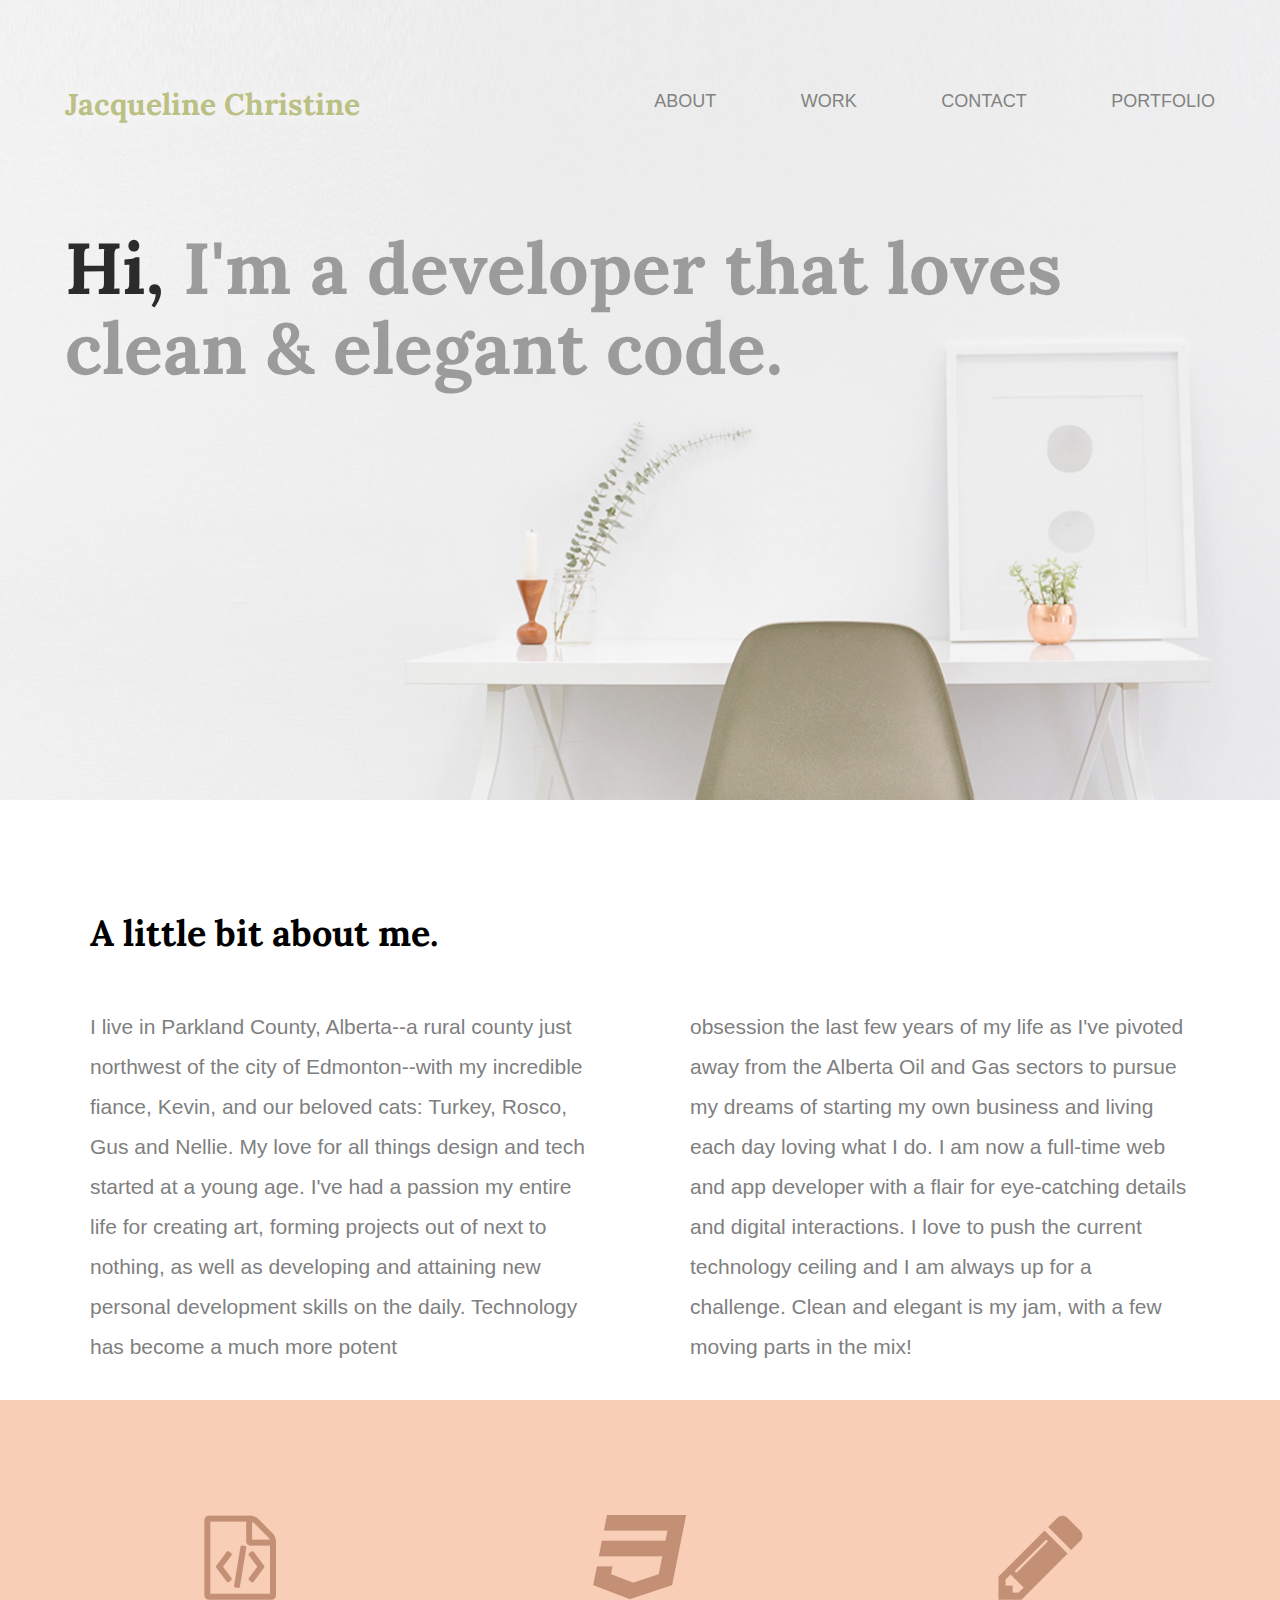
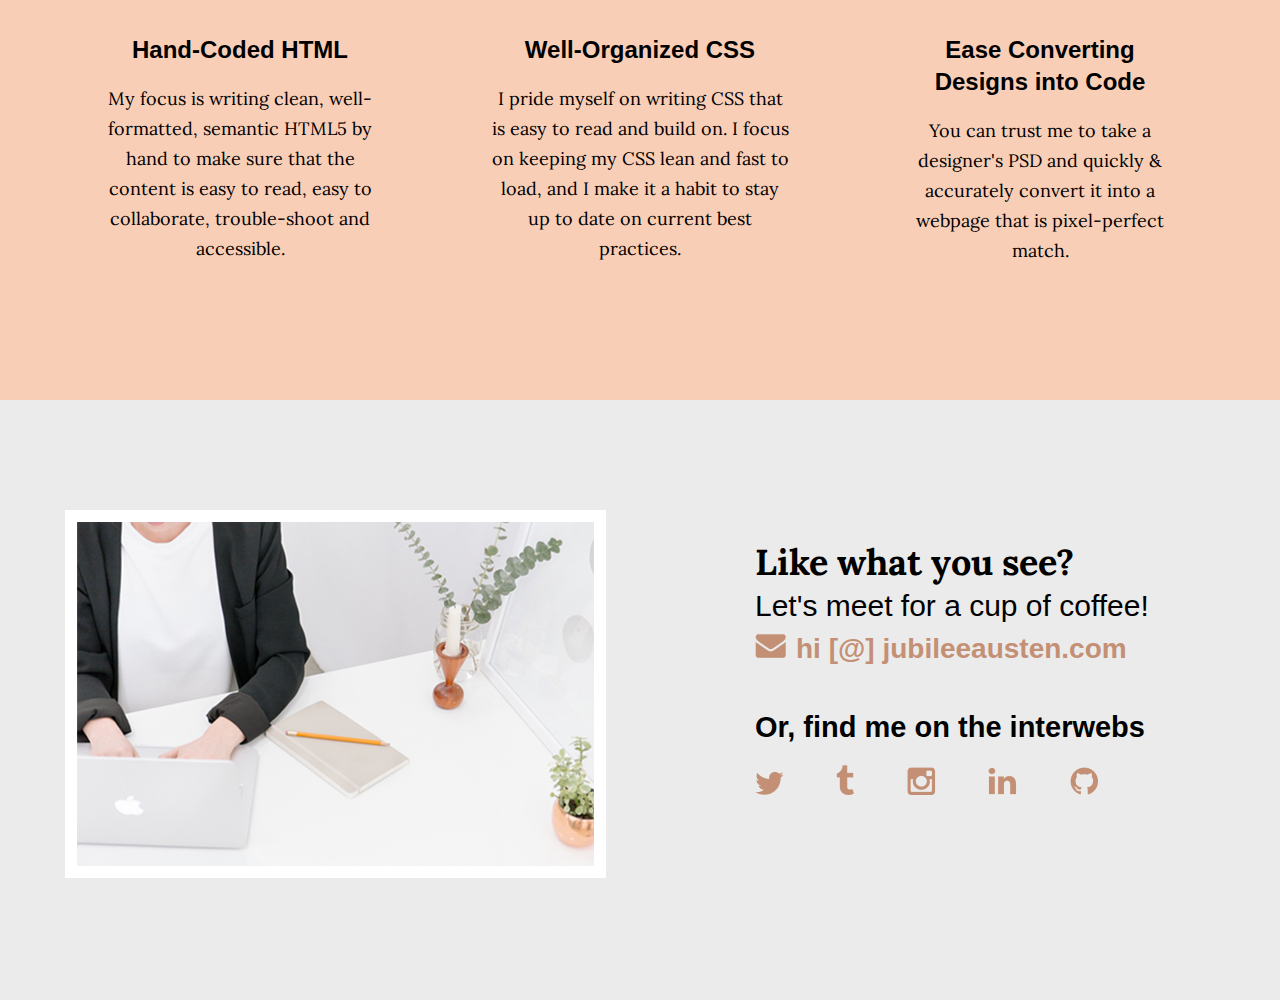
<file: index.html>
<!doctype html>
<html lang="en">
    <head>
        <meta charset="utf-8">
        <title>Jacqueline Christine | Welcome</title>
        <link rel="stylesheet" href="css/normalize.css">
        <link rel="stylesheet" href="css/main.css">
        <link href='https://fonts.googleapis.com/css?family=Source+Sans+Pro:400,700' rel='stylesheet' type='text/css'>
        <link rel="preconnect" href="https://fonts.googleapis.com">
        <link rel="preconnect" href="https://fonts.gstatic.com" crossorigin>
        <link href="https://fonts.googleapis.com/css2?family=Lora:wght@400;700&display=swap" rel="stylesheet">
    </head>
    <body>
        <header class="main">
            <div class="full-width">
                <div class="title">
                    <h1>Jacqueline Christine</h1>
                </div>
                <div class="nav-width">
                    <nav>
                        <ul>
                            <li><a href="#about">About</a></li>
                            <li><a href="#work">Work</a></li>
                            <li><a href="#contact">Contact</a></li>
                            <li><a href="portfolio/index.html">Portfolio</a></li>
                        </ul>
                    </nav>
                </div>
                <h2><span>Hi, </span>I'm a developer that loves clean & elegant code.</h2>
            </div>
        </header>
        <main>
            <section id="about">
                <div class="full-width">
                    <h2>A little bit about me.</h2>
                    <div class="half-width">
                        <p>I live in Parkland County, Alberta--a rural county just northwest of the city of Edmonton--with my incredible fiance, Kevin, and our beloved cats: Turkey, Rosco, Gus and Nellie. My love for all things design and tech started at a young age. I've had a passion my entire life for creating art, forming projects out of next to nothing, as well as developing and attaining new personal development skills on the daily. Technology has become a much more potent </p>
                    </div>
                    <div class="half-width">
                        <p>obsession the last few years of my life as I've pivoted away from the Alberta Oil and Gas sectors to pursue my dreams of starting my own business and living each day loving what I do. I am now a full-time web and app developer with a flair for eye-catching details and digital interactions. I love to push the current technology ceiling and I am <span>always</span> up for a challenge. Clean and elegant is my jam, with a few moving parts in the mix!</p>
                    </div>
                </div>
            </section>
            <section id="work">
                <div class="full-width">
                    <div class="third-width">
                        <img src="img/HTML_Icon.png" alt="HTML icon"/>
                        <h3>Hand-Coded HTML</h3>
                        <p>My focus is writing clean, well-formatted, semantic HTML5 by hand to make sure that the content is easy to read, easy to collaborate, trouble-shoot and accessible.</p>
                    </div>
                    <div class="third-width">
                        <img src="img/CSS_Icon.png" alt="CSS icon"/>
                        <h3>Well-Organized CSS</h3>
                        <p>I pride myself on writing CSS that is easy to read and build on. I focus on keeping my CSS lean and fast to load, and I make it a habit to stay up to date on current best practices.</p>
                    </div>
                    <div class="third-width">
                        <img src="img/Pencil_Icon.png" alt="Pencil icon"/>
                        <h3>Ease Converting Designs into Code</h3>
                        <p>You can trust me to take a designer's PSD and quickly & accurately convert it into a webpage that is pixel-perfect match.</p>
                    </div>
                </div>
            </section>
            <footer id="contact">
                <div class="full-width">
                    <div class="half-width">
                        <img src="img/Contact_Image.png" alt="Contact Image" id="contact-img"/>
                    </div>
                    <div class="half-width">
                        <h2>Like what you see?</h2>
                        <h3 id="email-header">Let's meet for a cup of coffee!</h3>
                        <a href="mailto:hi@jubileeausten.com"><img src="img/Envelope.png" alt="Envelop Icon" id="envelope"/>hi [@] jubileeausten.com</a>
                        <h4 id="socialmedia-header">Or, find me on the interwebs</h4>
                        <ul>
                            <li><img src="img/Twitter.png" alt="Twitter Icon"/></li>
                            <li><img src="img/Tumblr.png" alt="Tumblr Icon"/></li>
                            <li><img src="img/Instagram.png" alt="Instagram Icon"/></li>
                            <li><img src="img/LinkedIn.png" alt="LinkedIn Icon"/></li>
                            <li><img src="img/GitHub.png" alt="Github Icon"/></li>
                        </ul>
                    </div>
                </div>
            </footer>
        </main>    
    </body>
</html>
</file>
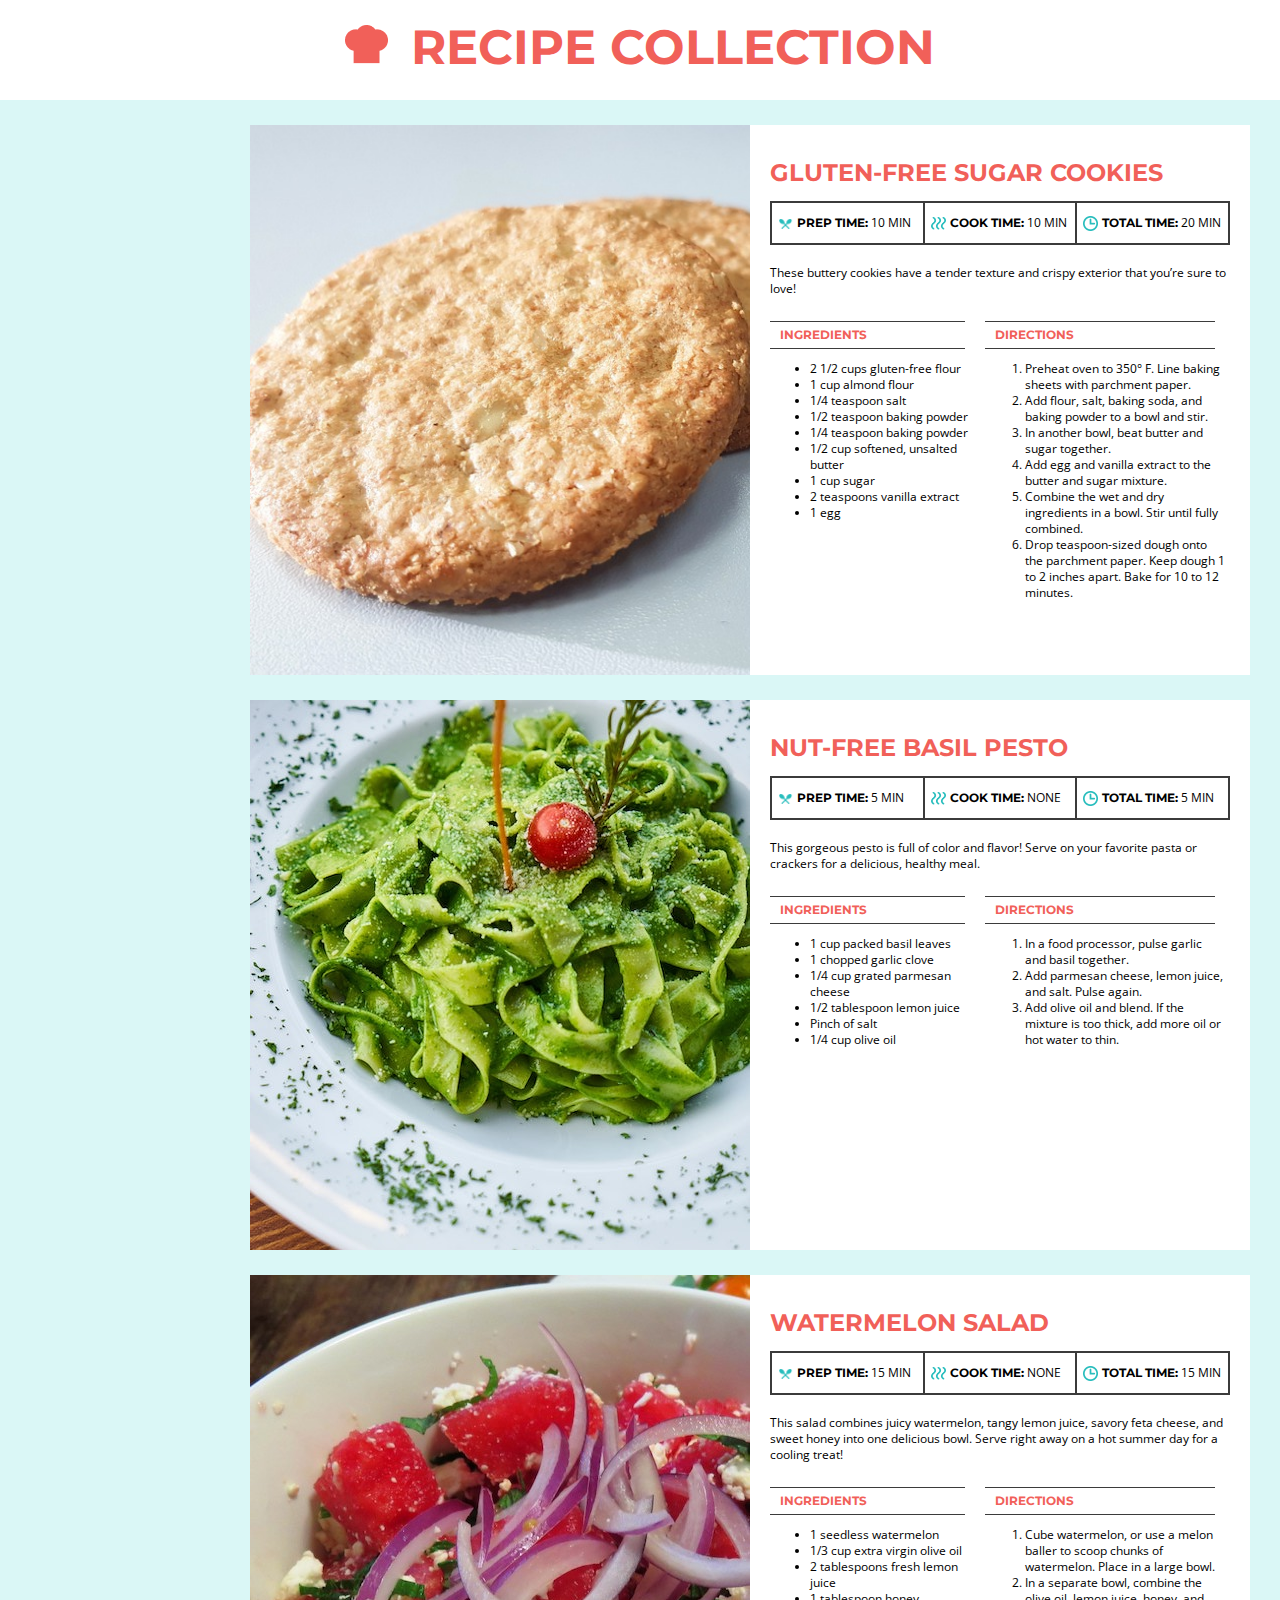
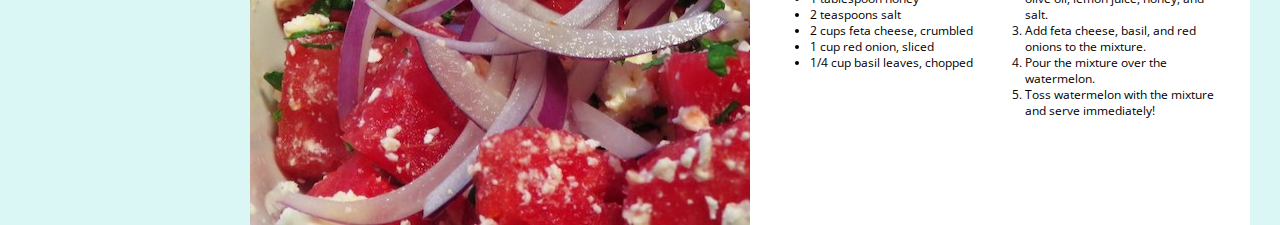
<file: recipes/index.html>
<!doctype html>
<html lang="en">

    <head>
        <meta charset="utf-8">
        <title>Recipe Cards Project</title>
        <link rel="stylesheet" href="../css/normalize.css">
        <link rel="stylesheet" href="../css/main-recipes.css">
        <link href="https://fonts.googleapis.com/css?family=Montserrat:700%7COpen+Sans&display=swap" rel="stylesheet">
    </head>

    <body>
        <header>
            <img src="../img/chef-hat.png" alt="chef hat">
            <h1>Recipe Collection</h1>
        </header>
        <main>
            <article id="cookies" class="card">
                <div class="image"></div>
                <div class="recipe">
                    <h2>Gluten-Free Sugar Cookies</h2>
                    <div class="time">
                        <div class="prep">
                            <img src="../img/spoons.png" alt="prep time"><p class="time-details"><strong>Prep Time:</strong> 10 Min</p>
                        </div>
                        <div class="cook">
                            <img src="../img/steam.png" alt="cook time"><p class="time-details"><strong>Cook Time:</strong> 10 Min</p>
                        </div>
                        <div class="total">
                            <img src="../img/clock.png" alt="total time"><p class="time-details"><strong>Total Time:</strong> 20 Min</p>
                        </div>
                    </div>
                    <p class="description">These buttery cookies have a tender texture and crispy exterior that you’re
                        sure to love!</p>
                    <div class="columns">
                        <section class="ingredients">
                            <h3>Ingredients</h3>
                            <ul>
                                <li>2 1/2 cups gluten-free flour</li>
                                <li>1 cup almond flour</li>
                                <li>1/4 teaspoon salt</li>
                                <li>1/2 teaspoon baking powder</li>
                                <li>1/4 teaspoon baking powder</li>
                                <li>1/2 cup softened, unsalted butter</li>
                                <li>1 cup sugar</li>
                                <li>2 teaspoons vanilla extract</li>
                                <li>1 egg</li>
                            </ul>
                        </section>
                        <section class="directions">
                            <h3>Directions</h3>
                            <ol>
                                <li>Preheat oven to 350&deg; F. Line baking sheets with parchment paper.</li>
                                <li>Add flour, salt, baking soda, and baking powder to a bowl and stir.</li>
                                <li>In another bowl, beat butter and sugar together.</li>
                                <li>Add egg and vanilla extract to the butter and sugar mixture.</li>
                                <li>Combine the wet and dry ingredients in a bowl. Stir until fully combined.</li>
                                <li>Drop teaspoon-sized dough onto the parchment paper. Keep dough 1 to 2 inches apart.
                                    Bake for 10 to 12 minutes.</li>
                            </ol>
                        </section>
                    </div>
                </div>
            </article>
            <article id="pesto" class="card">
                <div class="image"></div>
                <div class="recipe">
                    <h2>Nut-Free Basil Pesto</h2>
                    <div class="time">
                        <div class="prep">
                            <img src="../img/spoons.png" alt="prep time"><p class="time-details"><strong>Prep Time:</strong> 5 Min</p>
                        </div>
                        <div class="cook">
                            <img src="../img/steam.png" alt="cook time"><p class="time-details"><strong>Cook Time:</strong> None</p>
                        </div>
                        <div class="total">
                            <img src="../img/clock.png" alt="total time"><p class="time-details"><strong>Total Time:</strong> 5 Min</p>
                        </div>
                    </div>
                    <p class="description">This gorgeous pesto is full of color and flavor! Serve on your favorite pasta
                        or crackers for a delicious, healthy meal.</p>
                    <div class="columns">
                        <section class="ingredients">
                            <h3>Ingredients</h3>
                            <ul>
                                <li>1 cup packed basil leaves</li>
                                <li>1 chopped garlic clove</li>
                                <li>1/4 cup grated parmesan cheese</li>
                                <li>1/2 tablespoon lemon juice</li>
                                <li>Pinch of salt</li>
                                <li>1/4 cup olive oil</li>
                            </ul>
                        </section>
                        <section class="directions">
                            <h3>Directions</h3>
                            <ol>
                                <li>In a food processor, pulse garlic and basil together.</li>
                                <li>Add parmesan cheese, lemon juice, and salt. Pulse again.</li>
                                <li>Add olive oil and blend. If the mixture is too thick, add more oil or hot water to
                                    thin.</li>
                            </ol>
                        </section>
                    </div>
                </div>
            </article>
            <article id="salad" class="card">
                <div class="image"></div>
                <div class="recipe">
                    <h2>Watermelon Salad</h2>
                    <div class="time">
                        <div class="prep">
                            <img src="../img/spoons.png" alt="prep time"><p class="time-details"><strong>Prep Time:</strong> 15 Min</p>
                        </div>
                        <div class="cook">
                            <img src="../img/steam.png" alt="cook time"><p class="time-details"><strong>Cook Time:</strong> None</p>
                        </div>
                        <div class="total">
                            <img src="../img/clock.png" alt="total time"><p class="time-details"><strong>Total Time:</strong> 15 Min</p>
                        </div>
                    </div>
                    <p class="description">This salad combines juicy watermelon, tangy lemon juice, savory feta cheese,
                        and sweet honey into one delicious bowl. Serve right away on a hot summer day for a cooling
                        treat!</p>
                    <div class="columns">
                        <section class="ingredients">
                            <h3>Ingredients</h3>
                            <ul>
                                <li>1 seedless watermelon</li>
                                <li>1/3 cup extra virgin olive oil</li>
                                <li>2 tablespoons fresh lemon juice</li>
                                <li>1 tablespoon honey</li>
                                <li>2 teaspoons salt</li>
                                <li>2 cups feta cheese, crumbled</li>
                                <li>1 cup red onion, sliced</li>
                                <li>1/4 cup basil leaves, chopped</li>
                            </ul>
                        </section>
                        <section class="directions">
                            <h3>Directions</h3>
                            <ol>
                                <li>Cube watermelon, or use a melon baller to scoop chunks of watermelon. Place in a
                                    large bowl.</li>
                                <li>In a separate bowl, combine the olive oil, lemon juice, honey, and salt.</li>
                                <li>Add feta cheese, basil, and red onions to the mixture.</li>
                                <li>Pour the mixture over the watermelon.</li>
                                <li>Toss watermelon with the mixture and serve immediately!</li>
                            </ol>
                        </section>
                    </div>
                </div>
            </article>
        </main>
    </body>

</html>
</file>
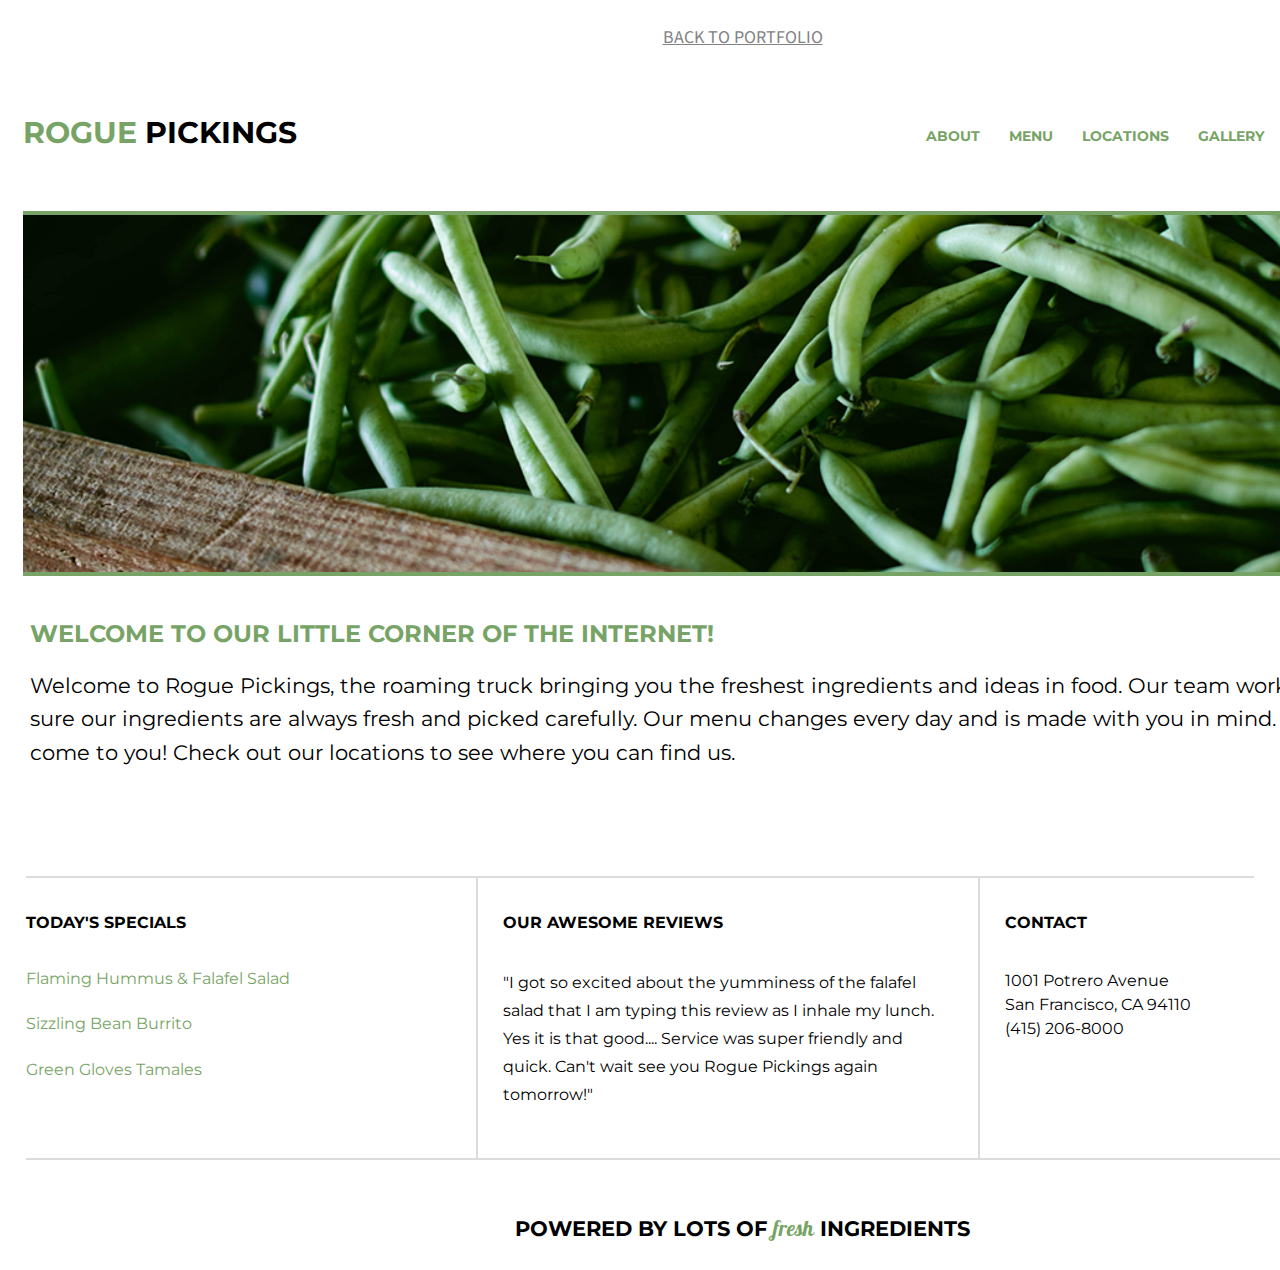
<file: rogue/index.html>
<!doctype html>
<html lang="en">
    <head>
        <meta charset="utf-8">
        <title>Project #1 | Rogue Pickings</title>
        <link rel="stylesheet" href="../css/normalize.css">
        <link rel="stylesheet" href="../css/main-rogue.css">
        <link rel="preconnect" href="https://fonts.googleapis.com">
        <link rel="preconnect" href="https://fonts.gstatic.com" crossorigin>
        <link href="https://fonts.googleapis.com/css2?family=Galada&family=Montserrat:wght@400;700&display=swap" rel="stylesheet">
        <link href='https://fonts.googleapis.com/css?family=Source+Sans+Pro:400,700' rel='stylesheet' type='text/css'>
        <link href="https://fonts.googleapis.com/css2?family=Lora:wght@400;700&display=swap" rel="stylesheet">
    </head>
    <body>
        <header>
            <div class="full-width">
                <div class="full-width" id="return-home">
                    <a href="../Portfolio/index.html#project-grid">Back to Portfolio</a>
                </div>                
                <div class="third-width">
                    <h1><span>Rogue</span> Pickings</h1>
                </div>
                <div class="two-thirds-width">
                    <nav>
                        <ul>
                            <li><a href="#about">About</a></li>
                            <li><a href="#menu">Menu</a></li>
                            <li><a href="#locations">Locations</a></li>
                            <li><a href="#gallery">Gallery</a></li>
                            <li><a href="#reviews">Reviews</a></li>
                            <li><a href="#contact">Contact</a></li>
                        </ul>
                    </nav>
                </div>
            </div>
            <div class="full-width">
                <img src="../img/Hero_Image.png" alt="String Bean Header Image" id="String Bean Header Image" />
            </div>
        </header>
        <main>
            <section id="about">
                <div class="full-width">
                    <h1>Welcome to our little corner of the internet!</h1>
                    <p>Welcome to Rogue Pickings, the roaming truck bringing you the freshest ingredients and ideas in food. Our team works hard so you can be sure our ingredients are always fresh and picked carefully. Our menu changes every day and is made with you in mind. We can't wait to come to you! Check out our locations to see where you can find us.</p>
                </div>
            </section>
            <section id="specials-reviews-contact">
                <div class="full-width">
                    <div class="third-width" id="specials-box">
                        <h2>Today's Specials</h2>
                        <ul>
                            <li>Flaming Hummus & Falafel Salad</li>
                            <li>Sizzling Bean Burrito</li>
                            <li>Green Gloves Tamales</li>
                        </ul>
                    </div>
                    <div class="third-width" id="reviews-box">
                        <h2>Our Awesome Reviews</h2>
                        <p>"I got so excited about the yumminess of the falafel salad that I am typing this review as I inhale my lunch. Yes it is that good.... Service was super friendly and quick. Can't wait see you Rogue Pickings again tomorrow!"</p>
                    </div>
                    <div class="third-width" id="contact-box">
                        <h2>Contact</h2>
                        <p>1001 Potrero Avenue<br>San Francisco, CA 94110<br>(415) 206-8000</p>
                    </div>
                </div>
            </section>
            <footer>
                <div class="full-width">
                    <h3>Powered by lots of <span>fresh</span> ingredients</h3>
                </div>
            </footer>
        </main>    
    </body>
</html>
</file>
<file: css/main.css>
/***** BASE STYLES *****/
.body {
    font-family: 'Source Sans Pro', sans-serif;
    color: #2b2b2b;
}
#about, #work, #contact {
    height: 600px;
}


/***** GRID *****/
.full-width {
    width: 1200px;
    margin: 0 auto;
    overflow: auto;
}
.half-width {
    width: 600px;
    float: left;
}
.third-width {
    width: 400px;
    float: left;
}
.title {
    width: 350px;
    float: left;
}
.nav-width {
    width: 850px;
    float: left;
}

/****** HEADER ******/
.main {
    height: 800px;
    background-image: url('../img/Full_Background.png'); 
    background-size: cover;
    background-position: center;
}
.portfolio-main {
    height: 800px;
    background-image: url('../img/workspace.jpg'); 
    background-size: cover;
    background-position: center;
}
/* .portfolio-main::before {
    content: "";
    position: absolute;
    top: 0px;
    right: 0px;
    left: 0px;
    bottom: 0px;
    height: 800px;
    background-color:rgba(255, 255, 255, 0.3);
} */
header h1 { 
    padding: 65px 0 65px 25px;
    font-size: 30px;
    font-family: 'Lora', serif;
    color: #bbc085;
    text-shadow: 1px 1px 20px #ffffff;
}
nav {
    float: right; 
    padding: 75px 25px;
}
nav ul li{
    display: inline-block;
}
nav ul li a {
    text-transform: uppercase;
    text-decoration: none;
    font-size: 18px;
    color: #828282;
    padding-left: 80px; 
}
header h2 {
    width: 1000px;
    clear: left;
    font-family: 'Lora', serif;
    font-size: 72px;
    line-height: 80px;
    color: #9b9b9b;
    padding: 20px 0 20px 25px;
}
header h2 span {
    color: #2b2b2b;
}

/****** ABOUT ******/

#about .full-width {
    padding: 80px 0;
}
#about h2 {
    font-family: 'Lora', serif;
    font-size: 36px;
    padding-left: 50px;
}
#about p {
    font-size: 21px;
    color: #7f7f7f;
    line-height: 40px;
    padding-left: 50px;
    padding-right: 50px;
}

/****** WORK ******/

#work {
    background-color: #f9ceb7;
    text-align: center;
}
#work .full-width {
    padding: 115px 0;
} 
#work img {
    padding-bottom: 30px;
}
#work h3 {
    font-size: 24px;
    line-height: 32px;
    width: 250px;
    margin: 0 auto;
} 
#work p {
    font-family: 'Lora', serif;
    font-size: 18px;
    line-height: 30px;
    padding: 0 50px;
}

/****** PROJECT GRID ******/
#project-grid {
    background-color: #f9ceb7;
    text-align: center;
}
#project-grid .full-width {
    padding: 115px 0;
} 
#project-grid #container-image {
    width: 400px;
    height: 400px;
    display: table;
}
#project-grid #container-image.project-image {
    text-align: center;
    vertical-align: middle;
    display: table-cell;
}
#project-grid #container-image .project-image img {
    max-width: 300px;
    max-height: 300px;
}
#project-grid h3 {
    font-size: 24px;
    line-height: 32px;
    width: 250px;
    margin: 0 auto;
} 
#project-grid p {
    font-family: 'Lora', serif;
    font-size: 18px;
    line-height: 30px;
    padding: 0 50px;
}

/****** CONTACT ******/

#contact {
    background-color: #ebebeb;
}
#contact .full-width {
    padding: 110px 0;
}
#contact img#contact-img {
    margin-left: 25px;
    border: 12px solid #ffffff;
}
#contact h2, #contact #email-header, #contact #socialmedia-header, #contact ul {
    padding-left: 115px;
}
#contact #envelope {
    padding: 0 10px 0 115px;
}
#contact h2 {
    font-family: 'Lora', serif;
    font-size: 36px;
    line-height: 44px;
}
#contact #email-header{
    font-size: 30px;
    font-weight: 100;
    line-height: 44px;
    margin: -30px 0 5px 0;
}
#contact #socialmedia-header {
    font-weight: 700;
    font-size: 29px;
    line-height: 44px;
    margin: 40px 0 0 0;
}
#contact a {
    text-decoration: solid;
    color: #c49075;
    font-weight: 700;
    font-size: 28px;
}
#contact ul {
    list-style: none;
}
#contact ul li {
     display: inline-block;
}
#contact ul img {
    padding-right: 48px;
}
</file>
<file: css/main-recipes.css>
/***** HEADER STYLES *****/
body {
    font: 12px 'Open sans', sans-serif;
    line-height: 16px;
    background-color: #DAF7F6;
}

h1, h2, h3 {
    font-family: 'Montserrat', sans-serif;
    font-weight: bold;
    text-transform: uppercase;
    color: #F16059;
}

/***** GRID *****/
.card {
    margin-top: 25px;
    margin-bottom: 25px;
    overflow: hidden;
    clear: both;
}

/***** HEADER *****/
header {
    background-color: #ffff;
    text-align: center;
    height: 100px;
}
header h1 {
    display: inline;
    padding-top: 25px;
    margin-bottom: 50px;
    font-size: 48px;
}
header img {
    padding-top: 25px;
    padding-right: 20px;
}

/***** MAIN *****/
main {
    height: 1000px;
}

/***** RECIPE CARD SETUP *****/
.image {    
    width: 500px;
    height: 550px;
    float: left;
    margin-left: 250px;
}
.recipe {
    background-color: #ffff;
    box-sizing: border-box;
    width: 500px;
    height: 550px;
    padding-left: 20px;
    padding-right: 20px;
    padding-top: 20px;
    padding-bottom: 20px;   
    float: left;
}
.time {
    margin-bottom: 20px;
    border: 1px solid #3B3B3B;
    overflow: hidden;
}
.time .prep {
    box-sizing: border-box;
    width: 33.3333%;
    border: 1px solid #3B3B3B;
    float: left;
    padding-left: 6px;
}
.time .cook {
    box-sizing: border-box;
    width: 33.3333%;
    border: 1px solid #3B3B3B;
    float: left;
    padding-left: 6px;
}
.time .total {
    box-sizing: border-box;
    width: 33.3333%;
    border: 1px solid #3B3B3B;
    float: left;
    padding-left: 6px;
}
.time-details {
    display: inline-block;
}
.columns {
    overflow: auto;
    padding-left: 0;
}
.ingredients {
    float: left;
    width: 205px;
    padding-left: 0;
    margin-right: 10px;
    list-style: square; 
    list-style-position: outside; 
}
.directions {
    float: left;
    width: 240px;
    padding-left: 0;
}

/***** RECIPE IMAGES *****/
#cookies .image {
    background-image: url('../img/gluten-free-sugar-cookies.jpg');
    background-size: cover;
}
#pesto .image {
    background-image: url('../img/nut-free-pesto.jpg');
    background-size: cover;
}
#salad .image {
    background-image: url('../img/watermelon-salad.jpg');
    background-size: cover;
}
.time img {
    margin-right: 4px;
    vertical-align: middle;
    height: auto;
    width: 15px;
}


/***** RECIPE FONTS *****/
.recipe h2 {
    font-size: 24px;
}
.time p {
    text-transform: uppercase;
}
.time strong {
    font-family: 'Montserrat', sans-serif;
}
.columns h3 {
    margin-right: 10px;
    padding-top: 5px;
    padding-bottom: 5px;
    padding-right: 10px;
    padding-left: 10px;
    font-size: 12px;
    border-top: 1px solid #3B3B3B;
    border-bottom: 1px solid #3B3B3B;
}
</file>
<file: css/main-rogue.css>
/***** BASE STYLES *****/
body {
    font-family: 'Montserrat', sans-serif;
}

/***** GRID *****/
.full-width {
    width: 1485px;
    margin: 0;
}
.half-width {
    width: 742.5px;
    float: left;
}
.third-width {
    width: 450px;
    float: left;
}
.two-thirds-width {
    width: 750px;
    float: right;
}

/****** HEADER ******/
header #return-home {
    text-align: center;
    padding-top: 25px;
}
header #return-home a {
    text-transform: uppercase;
    text-decoration: none;
    font-size: 18px;
    color: #828282;
    font-family: 'Source Sans Pro', sans-serif;
    text-decoration: underline;
}
header h1 {
    font-size: 30px;
    font-weight: bold;
    text-transform: uppercase;
    padding-left: 23px;
    padding-top: 44px;
}
header h1 span {
    color: #77a466;
}
header nav {
    float: right;
    padding-right: 23px;
    padding-top: 60px;
}
nav ul li {
    display: inline-block;
}
nav ul li a {
    font-weight: bold;
    text-transform: uppercase;
    text-decoration: none;
    font-size: 14px;
    color: #77a466;
    padding: 0px 0 0px 25px;
}
header img {
    margin-top: 40px;
    margin-left: 23px;
    margin-right: 23px;
    width: 1485px;
    border-top: 4px solid #77a466;
    border-bottom: 4px solid #77a466;
}

/****** ABOUT ******/
#about .full-width {
    padding: 23px 20px 23px 30px;
}
#about h1 {
    font-weight: bold;
    color: #77a466;
    text-transform: uppercase;
    font-size: 18pt;
}
#about p {
    font-size: 16pt;
    line-height: 25pt;
    padding-bottom: 40px;
}

/****** SPECIALS-REVIEWS-CONTACT ******/
#specials-reviews-contact {
    border-top: 2px solid #dedbdc;
    margin: 23px 26px 23px 26px;
}
#specials-reviews-contact .third-width {
    height: 210pt; 
    border-bottom: 2px solid #dedbdc;
    margin-bottom: 40pt;
}
#specials-reviews-contact h2{
    text-transform: uppercase;
    font-size: 12pt;
    font-weight: bold;
    padding: 21px 0 21px 0;
}
#specials-reviews-contact ul {
    list-style: none;
    padding: 0;
}
#specials-reviews-contact ul li {
    color: #77a466;
    padding-bottom: 20pt;
    font-size: 16px;
    font-weight: normal;
}
#specials-reviews-contact #reviews-box {
    padding: 0 25px 0 25px;
    border-left: 2px solid #dedbdc;
}
#specials-reviews-contact #reviews-box p {
    font-size: 16px;
    font-weight: normal;
    line-height: 21pt;
}
#specials-reviews-contact #contact-box {
    padding: 0 25px 0 25px;
    border-left: 2px solid #dedbdc;
}
#specials-reviews-contact #contact-box p {
    font-size: 16px;
    font-weight: normal;
    line-height: 24px;
}

/****** FOOTER ******/
footer .full-width {
    text-align: center;
}
footer h3 {
    text-transform: uppercase;
    font-size: 16pt;
    font-weight: bold;
}
footer h3 span {
    font-family: 'Galada', cursive;
    color: #77a466;
    text-transform: lowercase;
    font-weight: normal;
}
</file>
